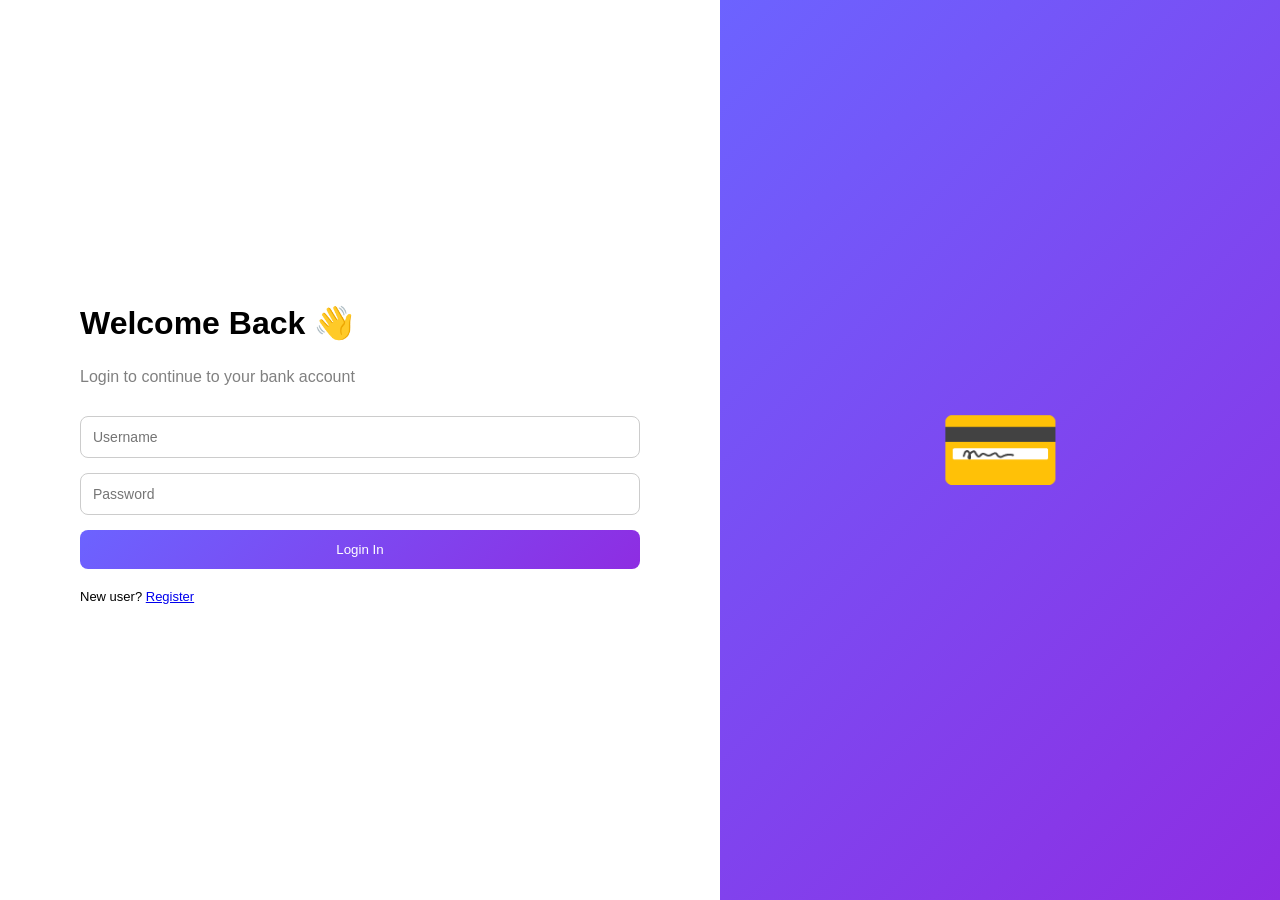
<file: index.html>
<!DOCTYPE html>
<html>
<head>
  <title>Bank App</title>
</head>
<body>

<script>
  const token = localStorage.getItem("token");
  window.location.href="register.html"
//🔥 only redirect if token exists AND valid format
if (token && token.length > 20) {
  window.location.href = "dashboard.html";
} else {
  localStorage.removeItem("token"); // cleanup
  window.location.href = "login.html";
}

</script>

</body>
</html>
</file>
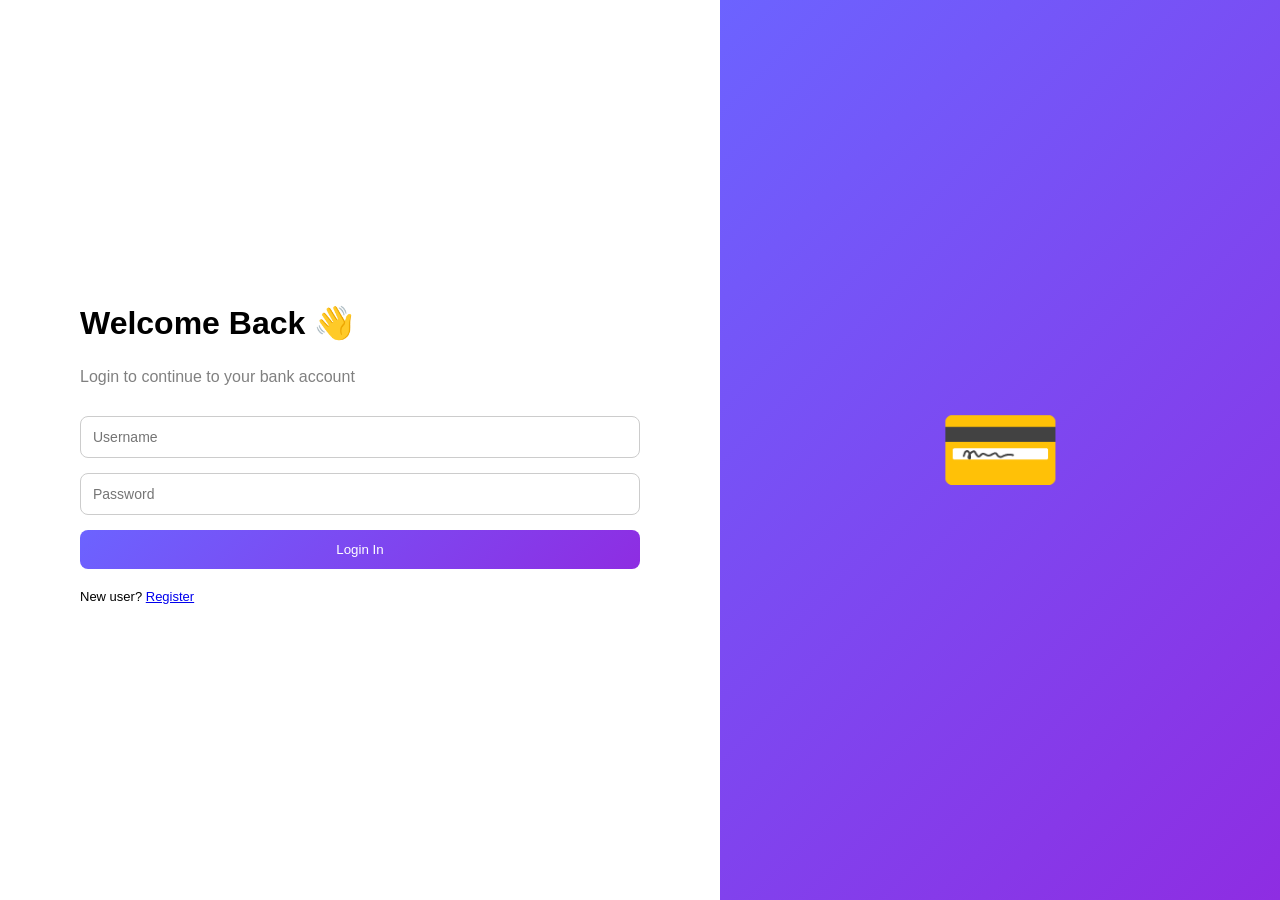
<file: dashboard.html>
<!DOCTYPE html>
<html>
<head>
  <title>Dashboard</title>
  <link rel="stylesheet" href="dashboard.css">

  <script>
    if (!localStorage.getItem("token")) {
      window.location.href = "login.html";
    }
  </script>
</head>

<body>

<div class="dashboard">

  <!-- TOP BAR -->
  <div class="topbar">
    <h2>💳 My Bank</h2>
    <button onclick="logout()">Logout</button>
  </div>

  <!-- BALANCE CARD -->
  <div class="balance-card">
    <h3>Available Balance</h3>
    <h1 id="balance">₹0</h1>
    <p id="name"> Account Holder:
</p>
    <p id="myAccountNumber">Account Number: </p>
  </div>

  <!-- ACTION GRID -->
  <div class="grid">

    <!-- DEPOSIT / WITHDRAW -->
    <div class="card">
      <h3>Deposit / Withdraw</h3>
      <input id="amount" placeholder="Enter Amount">
      <div class="btn-group">
        <button onclick="deposit()">Deposit</button>
        <button class="secondary" onclick="withdraw()">Withdraw</button>
      </div>
    </div>

    <!-- TRANSFER -->
    <div class="card">
      <h3>Transfer Money</h3>
      <input id="accountNumber" placeholder="Receiver Account Number">
      <input id="transferAmount" placeholder="Enter Amount">
      <button onclick="transfer()">Send Money</button>
    </div>

  </div>

  <!-- TRANSACTIONS -->
  <div class="card">
    <h3>Transactions</h3>
    <ul id="transactions"></ul>
  </div>

</div>

<div id="toast" class="toast"></div>

<script src="script.js"></script>
</body>
</html>
</file>
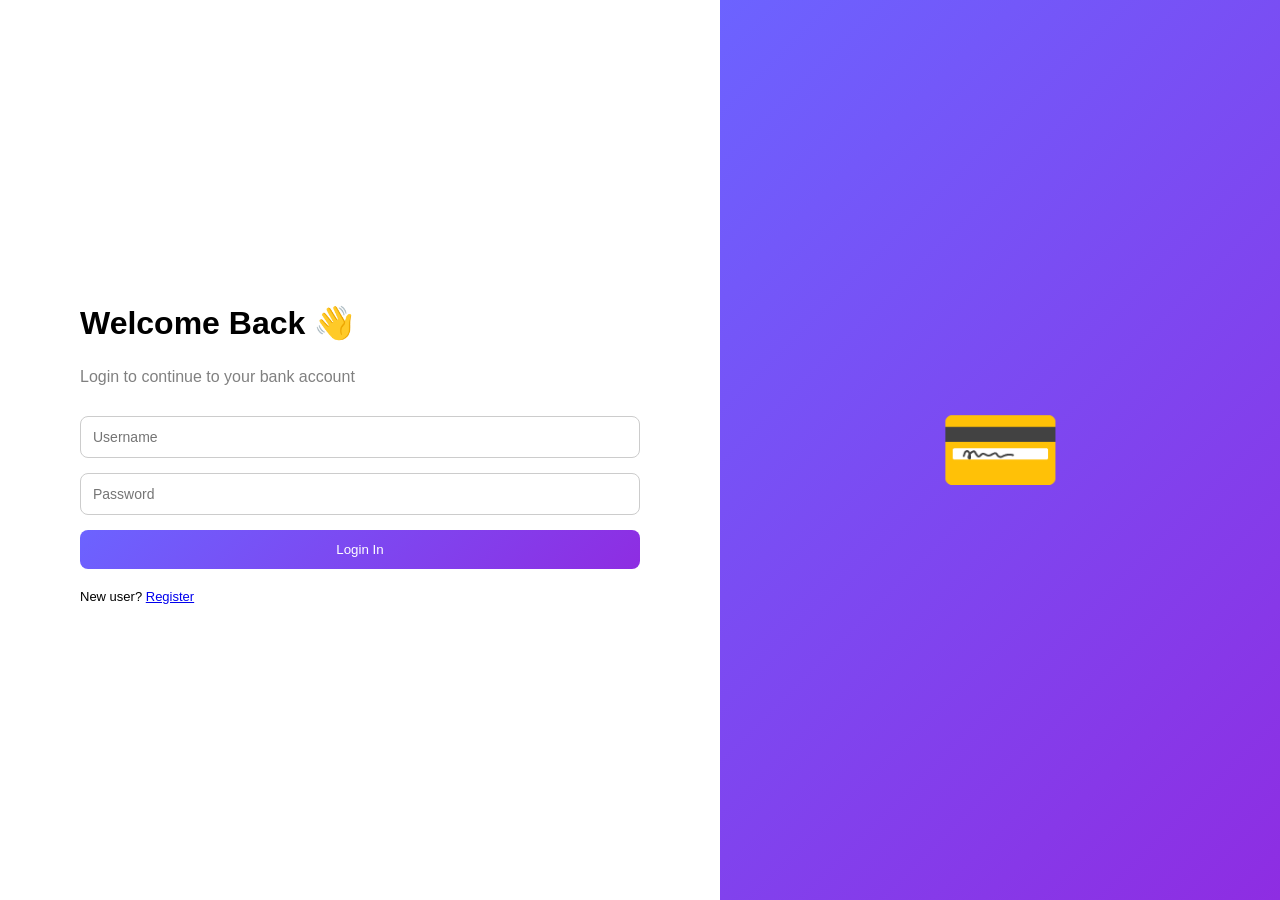
<file: login.html>
<!DOCTYPE html>
<html>
<head>
  <title>Login</title>
  <link rel="stylesheet" href="login.css">
</head>
<body>

<div class="main">

  <!-- LEFT -->
  <div class="left">
    <h1>Welcome Back 👋</h1>
    <p class="sub">Login to continue to your bank account</p>

    <input id="username" placeholder="Username" autocomplete="off">
    <input id="password" type="password" placeholder="Password" autocomplete="new-password">

    

    <button onclick="login()">Login In</button>

    <p class="link">New user? <a href="register.html">Register</a></p>
  </div>

  <!-- RIGHT -->
  <div class="right">
    <div class="illustration">
      💳
    </div>
  </div>
  <div id="toast" class="toast"></div>

</div>

<script src="script.js"></script>
</body>
</html>
</file>
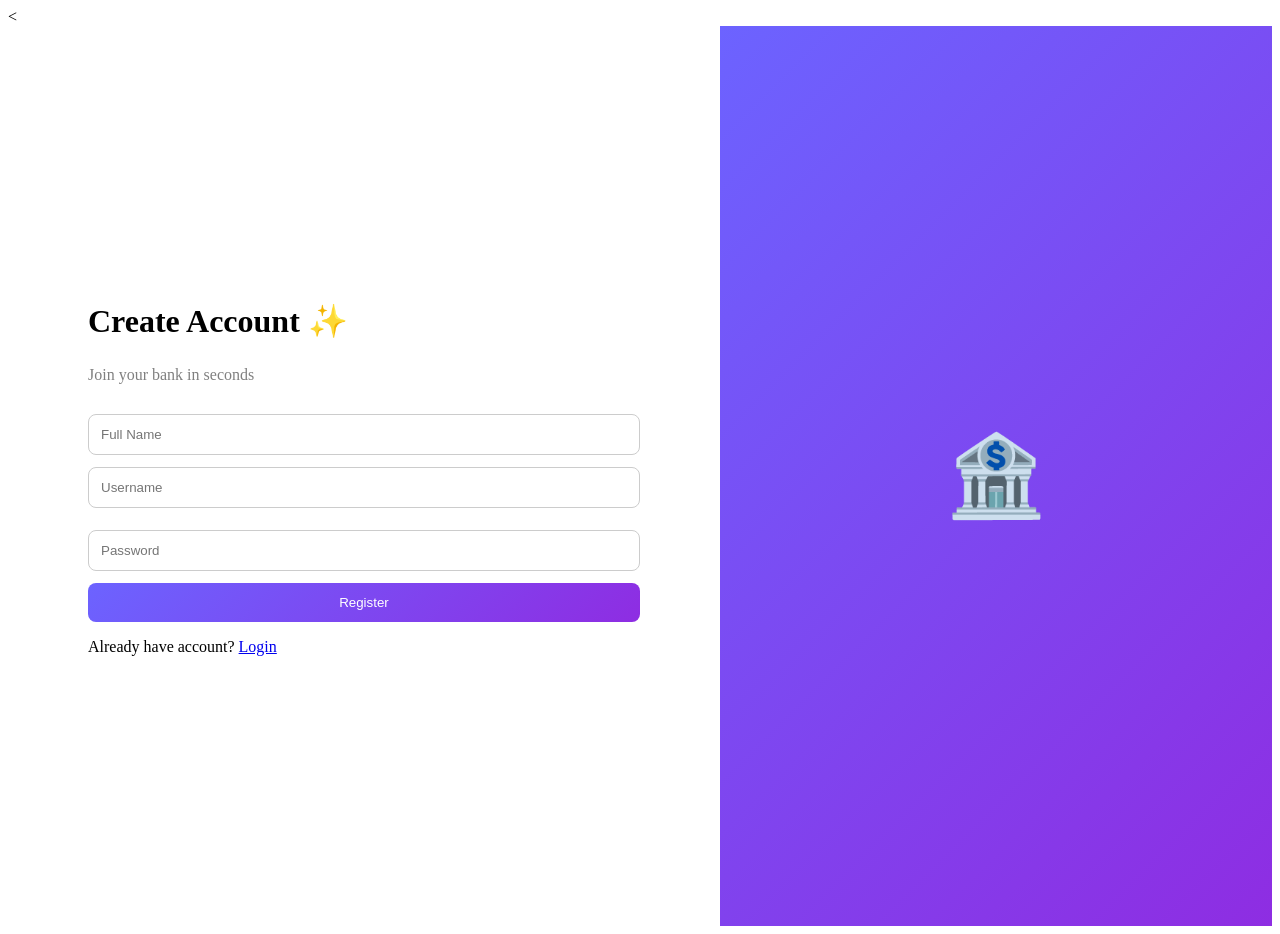
<file: register.html>
<<!DOCTYPE html>
<html>
<head>
  <title>Register</title>
  <link rel="stylesheet" href="register.css">

  <script>
    if (localStorage.getItem("token")) {
      window.location.href = "dashboard.html";
    }
  </script>
</head>

<body>
  

<div class="main">

  <!-- LEFT FORM -->
  <div class="left">

    <h1>Create Account ✨</h1>
    <p class="sub">Join your bank in seconds</p>

    <input id="name" placeholder="Full Name" autocomplete="off">

    <input id="username" placeholder="Username" autocomplete="off">
    <small id="usernameError" class="error"></small>

    <input id="password" type="password" placeholder="Password" autocomplete="new-password">

    <button onclick="register()">Register</button>

    <p class="link">
      Already have account?
      <a href="login.html">Login</a>
    </p>

  </div>

  <!-- RIGHT PANEL -->
  <div class="right">
    <div class="illustration">
      🏦
    </div>
  </div>

</div>

<div id="toast" class="toast"></div>

<script src="script.js"></script>
</body>
</html>
</file>
<file: dashboard.css>
/* RESET */
* {
  margin: 0;
  padding: 0;
  box-sizing: border-box;
  font-family: 'Segoe UI', sans-serif;
}

/* BODY */
body {
  background: #f5f7ff;
  color: #111;
}

/* DASHBOARD */
.dashboard {
  padding: 30px;
}

/* TOPBAR */
.topbar {
  display: flex;
  justify-content: space-between;
  align-items: center;
  margin-bottom: 30px;
}

.topbar h2 {
  font-weight: 600;
}

.topbar button {
  background: linear-gradient(135deg, #6c63ff, #8e2de2);
  padding: 10px 18px;
  border-radius: 8px;
  border: none;
  color: white;
  cursor: pointer;
}

/* BALANCE CARD */
.balance-card {
  background: linear-gradient(135deg, #6c63ff, #8e2de2);
  padding: 30px;
  border-radius: 18px;
  margin-bottom: 25px;
  text-align: center;
  color: white;
  box-shadow: 0 10px 30px rgba(108,99,255,0.3);
}

.balance-card h1 {
  font-size: 42px;
  margin: 10px 0;
}

/* GRID */
.grid {
  display: grid;
  grid-template-columns: 1fr 1fr;
  gap: 20px;
  margin-bottom: 20px;
}

/* CARD */
.card {
  background: white;
  padding: 20px;
  border-radius: 16px;
  box-shadow: 0 8px 20px rgba(0,0,0,0.08);
}

/* INPUT */
.card input {
  width: 100%;
  padding: 12px;
  margin-bottom: 12px;
  border-radius: 8px;
  border: 1px solid #ddd;
  outline: none;
}

.card input:focus {
  border-color: #6c63ff;
  box-shadow: 0 0 6px rgba(108,99,255,0.2);
}

/* BUTTON */
.card button {
  padding: 12px;
  border-radius: 8px;
  border: none;
  background: linear-gradient(135deg, #6c63ff, #8e2de2);
  color: white;
  cursor: pointer;
  transition: 0.3s;
}

.card button:hover {
  transform: scale(1.05);
}

.btn-group {
  display: flex;
  gap: 10px;
}

/* TRANSACTIONS */
#transactions {
  list-style: none;
  padding: 0;
}

#transactions li {
  padding: 10px;
  border-bottom: 1px solid #eee;
  font-size: 14px;
}
.toast {
  position: fixed;
  top: 20px;
  right: 20px;
  background: #333;
  color: #fff;
  padding: 12px 18px;
  border-radius: 8px;
  opacity: 0;
  transition: 0.3s;
  z-index: 999;
}

.toast.show {
  opacity: 1;
}

.toast.success {
  background: #28a745;
}

.toast.error {
  background: #dc3545;
}

/* RESPONSIVE */
@media(max-width: 768px) {
  .grid {
    grid-template-columns: 1fr;
  }
}
</file>
<file: login.css>
body {
  margin: 0;
  font-family: 'Segoe UI', sans-serif;
  background: #0f172a;
}

.main {
  display: flex;
  height: 100vh;
}

/* LEFT */
.left {
  width: 50%;
  background: #ffffff;
  padding: 80px;
  display: flex;
  flex-direction: column;
  justify-content: center;
}

.left h1 {
  margin-bottom: 10px;
}

.sub {
  color: gray;
  margin-bottom: 30px;
}

input {
  padding: 12px;
  margin-bottom: 15px;
  border-radius: 8px;
  border: 1px solid #ccc;
  outline: none;
  font-size: 14px;
}

input:focus {
  border-color: #6c63ff;
  box-shadow: 0 0 6px rgba(108,99,255,0.3);
}

.row {
  display: flex;
  justify-content: space-between;
  font-size: 12px;
  margin-bottom: 20px;
}

button {
  padding: 12px;
  background: linear-gradient(135deg, #6c63ff, #8e2de2);
  color: white;
  border: none;
  border-radius: 8px;
  cursor: pointer;
  transition: 0.3s;
}

button:hover {
  transform: scale(1.05);
}

.link {
  margin-top: 20px;
  font-size: 13px;
}

/* RIGHT */
.right {
  width: 50%;
  background: linear-gradient(135deg, #6c63ff, #8e2de2);
  display: flex;
  align-items: center;
  justify-content: center;
}

.illustration {
  font-size: 100px;
  color: white;
}
.toast {
  position: fixed;
  top: 20px;
  right: 20px;
  background: #333;
  color: #fff;
  padding: 12px 18px;
  border-radius: 8px;
  opacity: 0;
  transition: 0.3s;
  z-index: 999;
}

.toast.show {
  opacity: 1;
}

.toast.success {
  background: #28a745;
}

.toast.error {
  background: #dc3545;
}

/* RESPONSIVE */
@media(max-width: 768px) {
  .right {
    display: none;
  }
  .left {
    width: 100%;
    padding: 40px;
  }
}
</file>
<file: register.css>
.main {
  display: flex;
  height: 100vh;
}

.left {
  width: 50%;
  background: #ffffff;
  padding: 80px;
  display: flex;
  flex-direction: column;
  justify-content: center;
}

.left h1 {
  margin-bottom: 10px;
}

.sub {
  color: gray;
  margin-bottom: 30px;
}

input {
  padding: 12px;
  margin-bottom: 12px;
  border-radius: 8px;
  border: 1px solid #ccc;
  outline: none;
}

input:focus {
  border-color: #6c63ff;
  box-shadow: 0 0 6px rgba(108,99,255,0.3);
}

button {
  padding: 12px;
  background: linear-gradient(135deg, #6c63ff, #8e2de2);
  color: white;
  border: none;
  border-radius: 8px;
  cursor: pointer;
  transition: 0.3s;
}

button:hover {
  transform: scale(1.05);
}

.right {
  width: 50%;
  background: linear-gradient(135deg, #6c63ff, #8e2de2);
  display: flex;
  align-items: center;
  justify-content: center;
}

.illustration {
  font-size: 80px;
  color: white;
}

.error {
  font-size: 12px;
  margin-bottom: 10px;
}
.toast {
  position: fixed;
  top: 20px;
  right: 20px;
  background: #333;
  color: #fff;
  padding: 12px 18px;
  border-radius: 8px;
  opacity: 0;
  transition: 0.3s;
  z-index: 999;
}

.toast.show {
  opacity: 1;
}

.toast.success {
  background: #28a745;
}

.toast.error {
  background: #dc3545;
}

@media(max-width: 768px) {
  .right {
    display: none;
  }
  .left {
    width: 100%;
    padding: 40px;
  }
}
</file>
